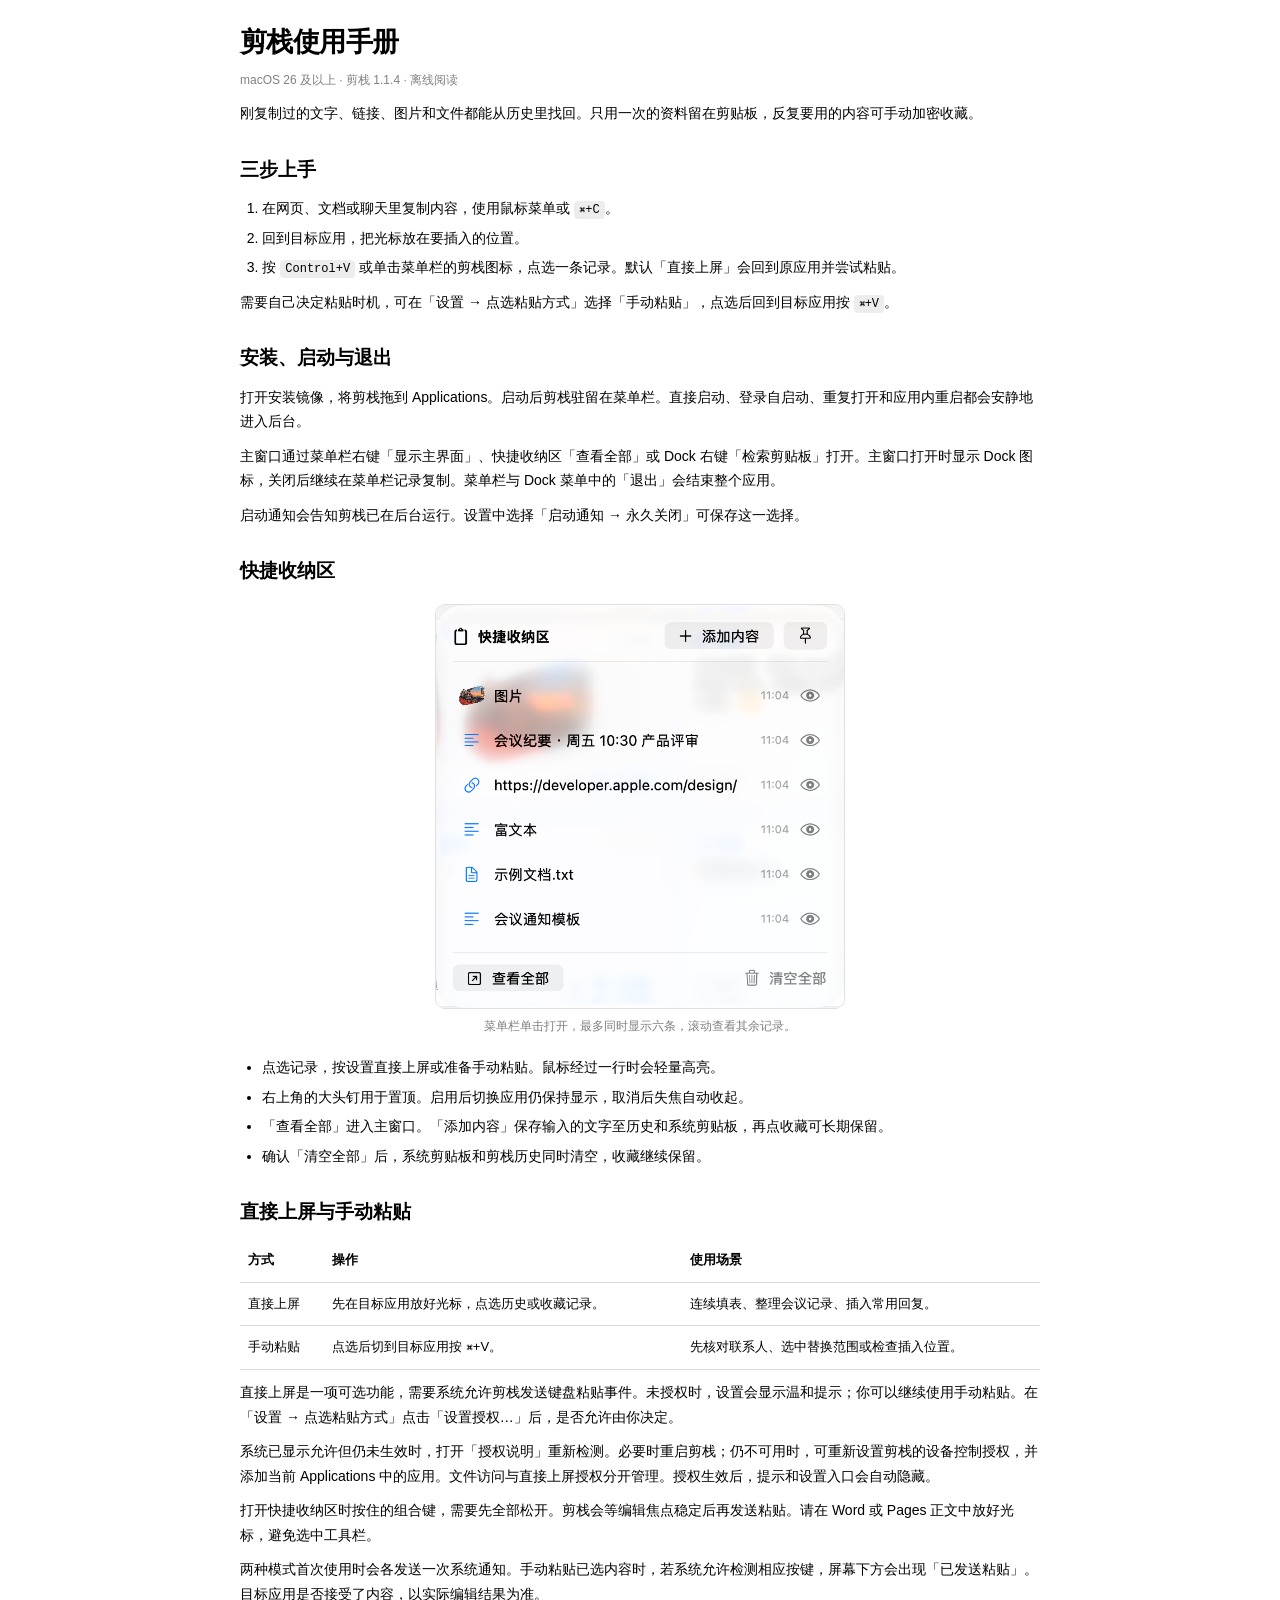
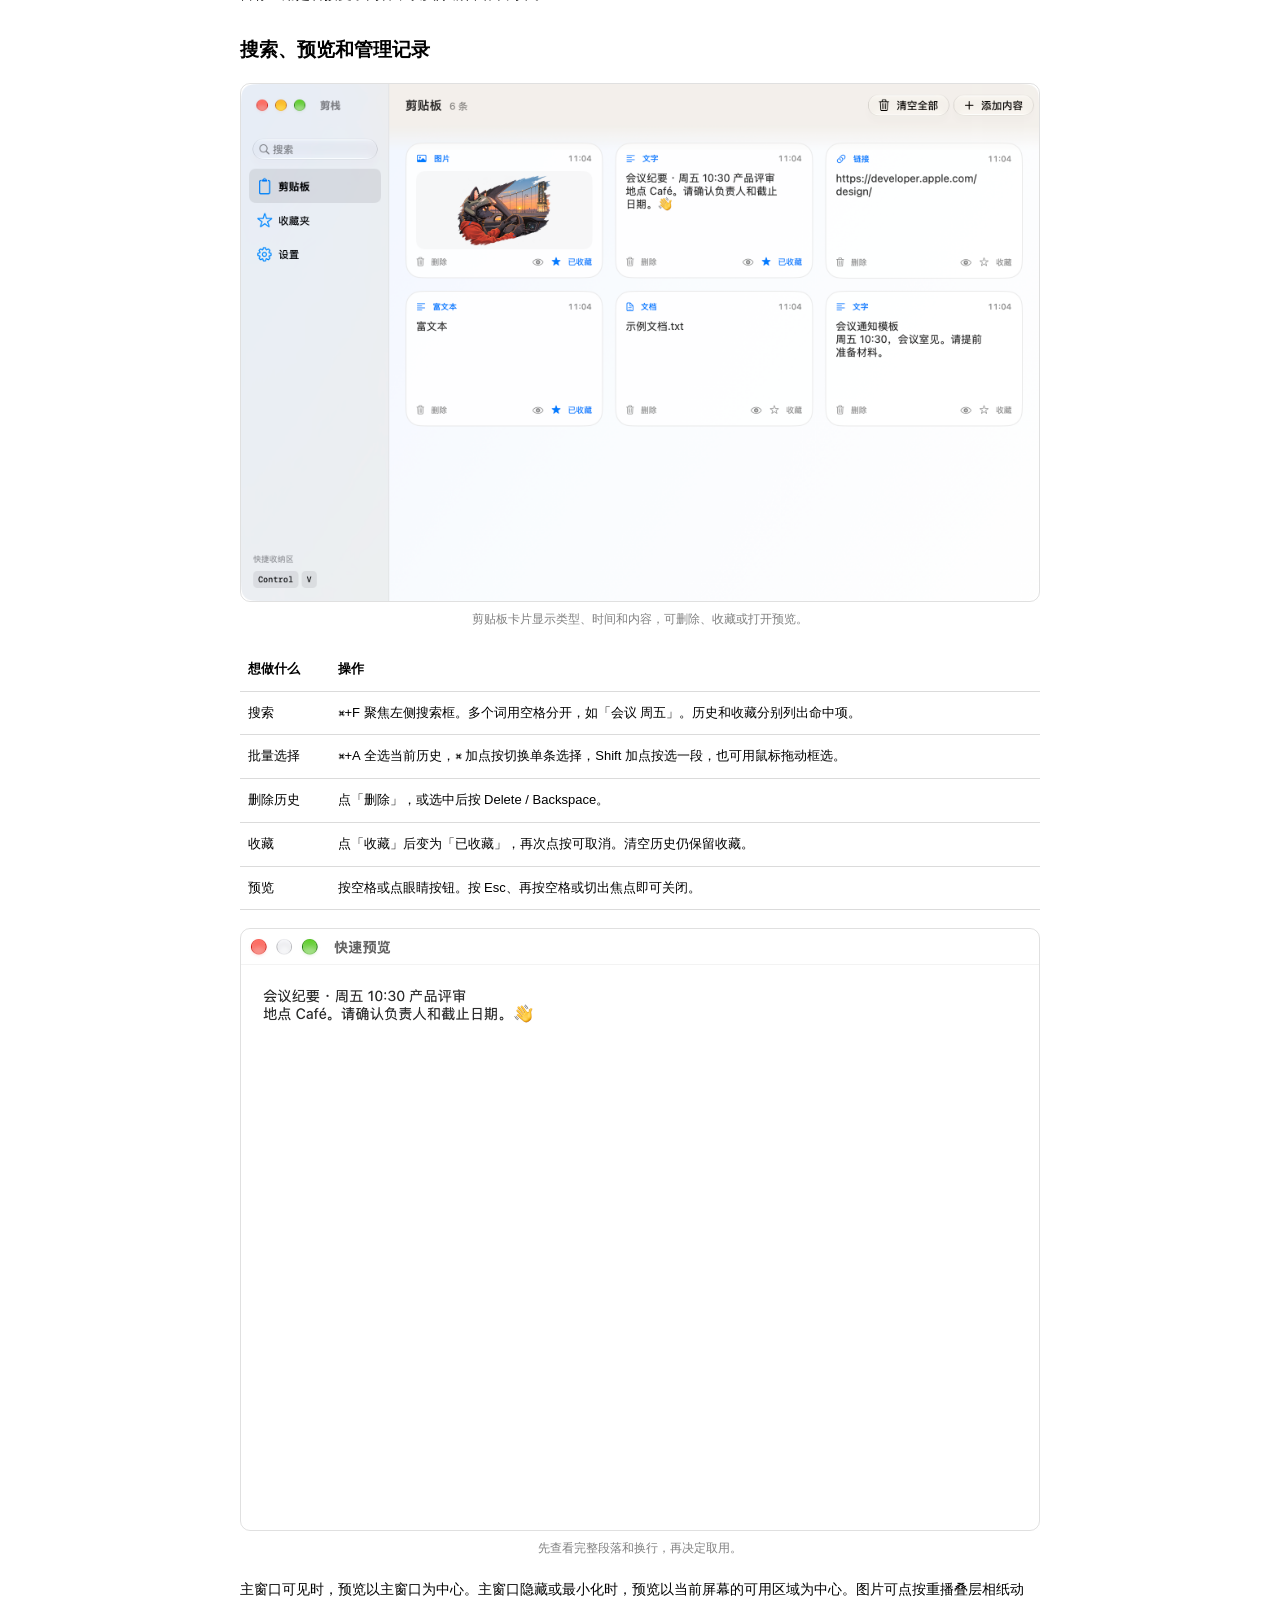
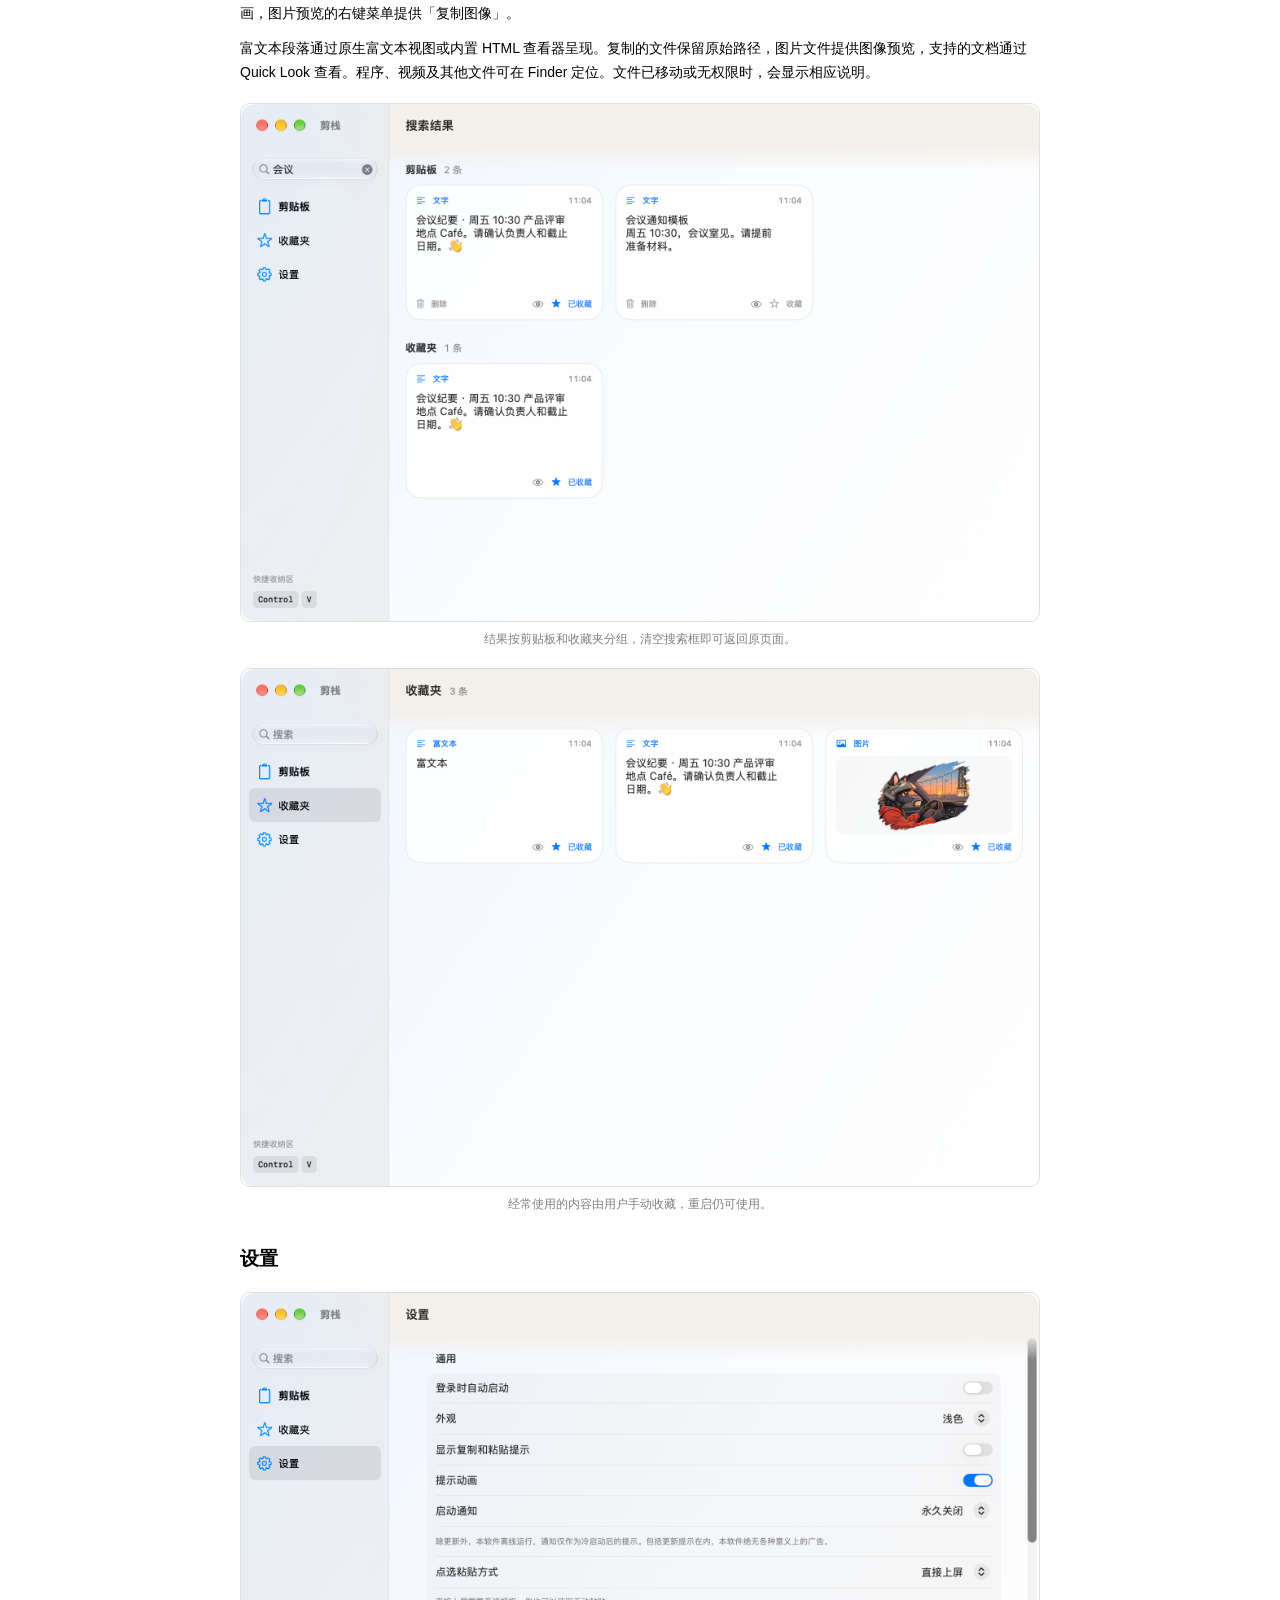
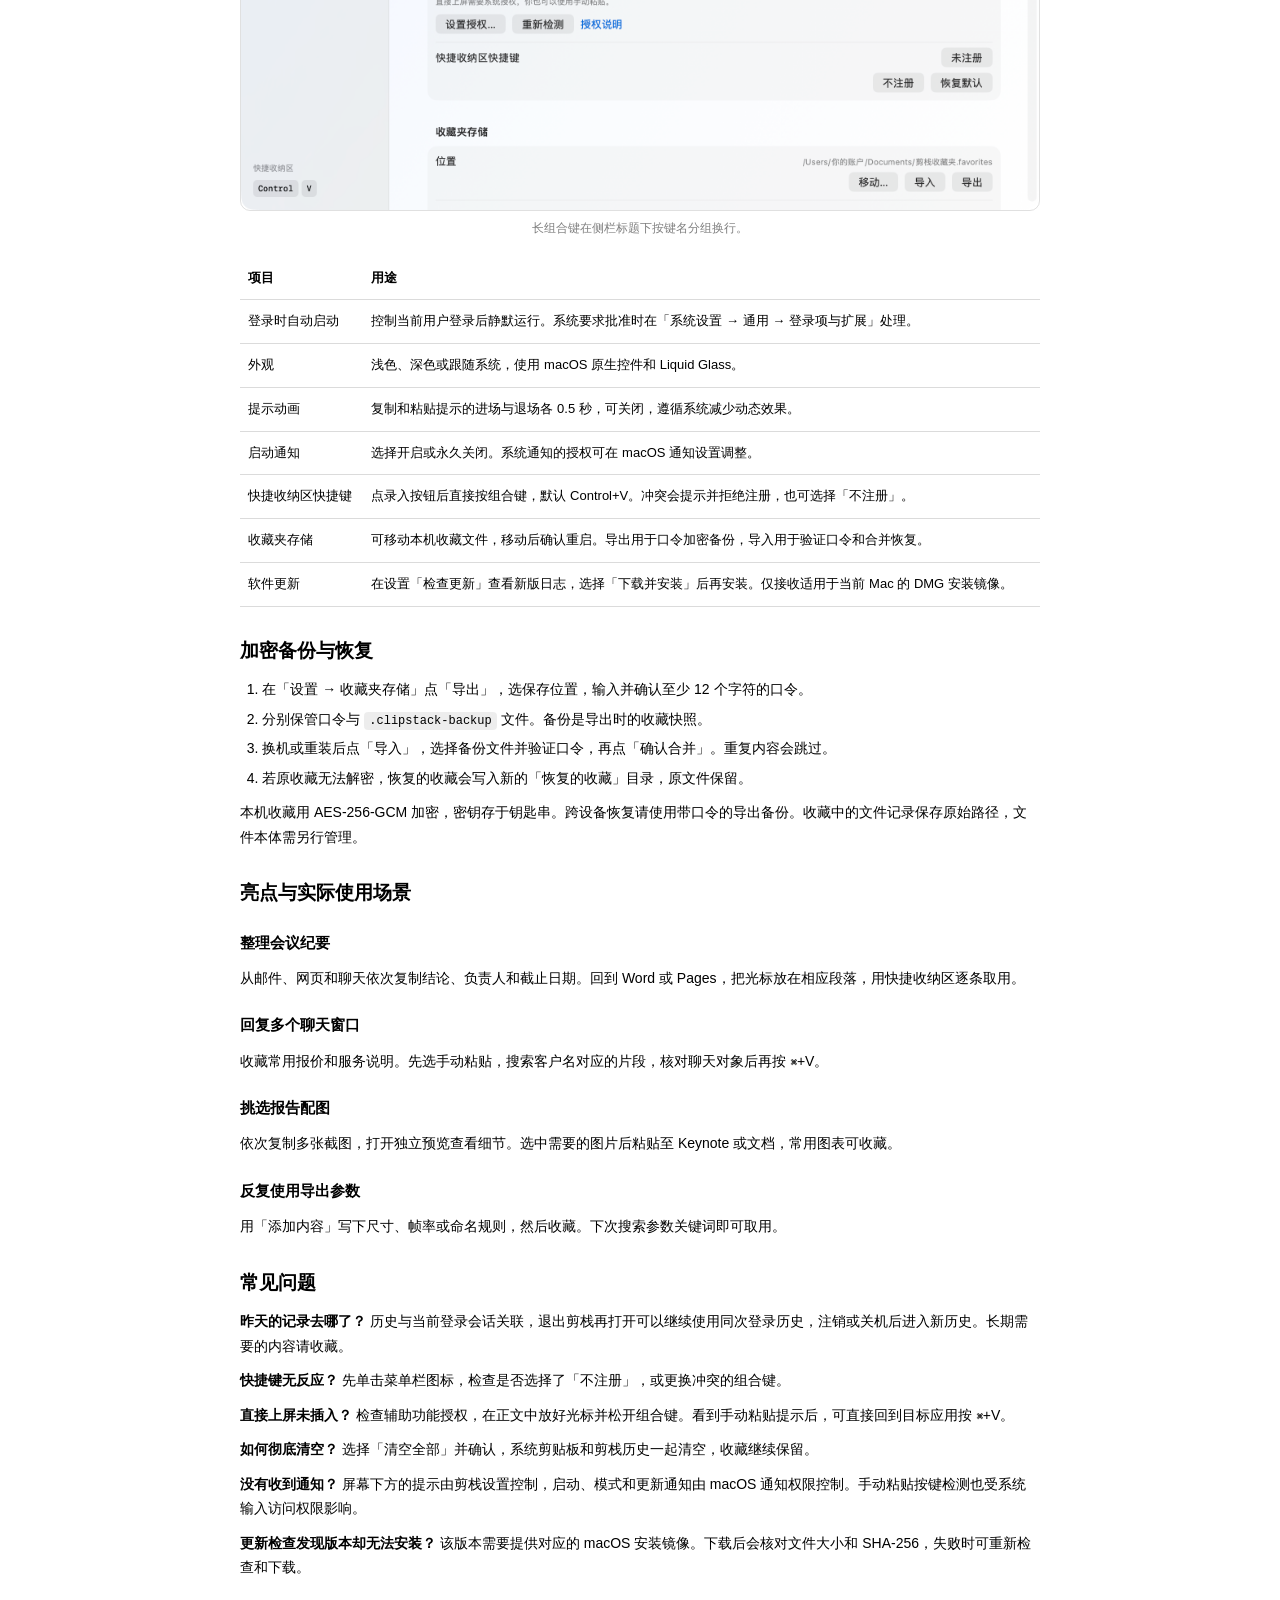
<file: macos/Assets/Manual/index.html>
<!doctype html>
<html lang="zh-CN">
<head>
<meta charset="utf-8">
<meta http-equiv="Content-Security-Policy" content="default-src 'none'; img-src 'self' file:; style-src 'unsafe-inline'; font-src 'none'; script-src 'none'; connect-src 'none'">
<meta name="viewport" content="width=device-width, initial-scale=1">
<title>剪栈使用手册</title>
<style>
:root { color-scheme: light dark; font: 14px/1.75 -apple-system, BlinkMacSystemFont, sans-serif; }
* { box-sizing: border-box; -webkit-user-select: none; user-select: none; -webkit-user-drag: none; }
body { margin: 0 auto; padding: 24px 30px 50px; max-width: 860px; color: CanvasText; background: Canvas; }
h1 { margin: 0 0 6px; font-size: 27px; letter-spacing: -.6px; line-height: 1.35; }
h2 { font-size: 19px; margin: 30px 0 12px; line-height: 1.5; }
h3 { font-size: 15px; margin: 22px 0 8px; }
p, ul, ol { margin: 10px 0; }
ul, ol { padding-left: 1.6em; }
li + li { margin-top: 5px; }
figcaption, .muted { color: GrayText; font-size: 12px; }
figure { margin: 18px 0; }
img { display: block; width: 100%; height: auto; border-radius: 10px; border: 1px solid color-mix(in srgb, CanvasText 12%, transparent); }
figure.quick img { max-width: 410px; margin: auto; }
figcaption { text-align: center; margin-top: 7px; }
table { border-collapse: collapse; width: 100%; font-size: 13px; }
th, td { text-align: left; border-bottom: 1px solid color-mix(in srgb, CanvasText 14%, transparent); padding: 10px 8px; vertical-align: top; }
th { font-weight: 600; }
code, kbd { font: 12px ui-monospace, SFMono-Regular, monospace; padding: 2px 5px; border-radius: 4px; background: color-mix(in srgb, CanvasText 7%, transparent); }
</style>
</head>
<body>
<h1>剪栈使用手册</h1>
<p class="muted">macOS 26 及以上 · 剪栈 1.1.4 · 离线阅读</p>
<p>刚复制过的文字、链接、图片和文件都能从历史里找回。只用一次的资料留在剪贴板，反复要用的内容可手动加密收藏。</p>
<h2>三步上手</h2>
<ol>
<li>在网页、文档或聊天里复制内容，使用鼠标菜单或 <kbd>⌘+C</kbd>。</li>
<li>回到目标应用，把光标放在要插入的位置。</li>
<li>按 <kbd>Control+V</kbd> 或单击菜单栏的剪栈图标，点选一条记录。默认「直接上屏」会回到原应用并尝试粘贴。</li>
</ol>
<p>需要自己决定粘贴时机，可在「设置 → 点选粘贴方式」选择「手动粘贴」，点选后回到目标应用按 <kbd>⌘+V</kbd>。</p>
<h2>安装、启动与退出</h2>
<p>打开安装镜像，将剪栈拖到 Applications。启动后剪栈驻留在菜单栏。直接启动、登录自启动、重复打开和应用内重启都会安静地进入后台。</p>
<p>主窗口通过菜单栏右键「显示主界面」、快捷收纳区「查看全部」或 Dock 右键「检索剪贴板」打开。主窗口打开时显示 Dock 图标，关闭后继续在菜单栏记录复制。菜单栏与 Dock 菜单中的「退出」会结束整个应用。</p>
<p>启动通知会告知剪栈已在后台运行。设置中选择「启动通知 → 永久关闭」可保存这一选择。</p>
<h2>快捷收纳区</h2>
<figure class="quick"><img src="images/01-quick-picker.png" alt="快捷收纳区，包含六条记录、添加内容、置顶与底部操作"><figcaption>菜单栏单击打开，最多同时显示六条，滚动查看其余记录。</figcaption></figure>
<ul>
<li>点选记录，按设置直接上屏或准备手动粘贴。鼠标经过一行时会轻量高亮。</li>
<li>右上角的大头钉用于置顶。启用后切换应用仍保持显示，取消后失焦自动收起。</li>
<li>「查看全部」进入主窗口。「添加内容」保存输入的文字至历史和系统剪贴板，再点收藏可长期保留。</li>
<li>确认「清空全部」后，系统剪贴板和剪栈历史同时清空，收藏继续保留。</li>
</ul>
<h2>直接上屏与手动粘贴</h2>
<table><thead><tr><th>方式</th><th>操作</th><th>使用场景</th></tr></thead><tbody>
<tr><td>直接上屏</td><td>先在目标应用放好光标，点选历史或收藏记录。</td><td>连续填表、整理会议记录、插入常用回复。</td></tr>
<tr><td>手动粘贴</td><td>点选后切到目标应用按 ⌘+V。</td><td>先核对联系人、选中替换范围或检查插入位置。</td></tr>
</tbody></table>
<p>直接上屏是一项可选功能，需要系统允许剪栈发送键盘粘贴事件。未授权时，设置会显示温和提示；你可以继续使用手动粘贴。在「设置 → 点选粘贴方式」点击「设置授权…」后，是否允许由你决定。</p>
<p>系统已显示允许但仍未生效时，打开「授权说明」重新检测。必要时重启剪栈；仍不可用时，可重新设置剪栈的设备控制授权，并添加当前 Applications 中的应用。文件访问与直接上屏授权分开管理。授权生效后，提示和设置入口会自动隐藏。</p>
<p>打开快捷收纳区时按住的组合键，需要先全部松开。剪栈会等编辑焦点稳定后再发送粘贴。请在 Word 或 Pages 正文中放好光标，避免选中工具栏。</p>
<p>两种模式首次使用时会各发送一次系统通知。手动粘贴已选内容时，若系统允许检测相应按键，屏幕下方会出现「已发送粘贴」。目标应用是否接受了内容，以实际编辑结果为准。</p>
<h2>搜索、预览和管理记录</h2>
<figure><img src="images/02-clipboard-history.png" alt="macOS 剪栈的剪贴板卡片界面"><figcaption>剪贴板卡片显示类型、时间和内容，可删除、收藏或打开预览。</figcaption></figure>
<table><thead><tr><th>想做什么</th><th>操作</th></tr></thead><tbody>
<tr><td>搜索</td><td>⌘+F 聚焦左侧搜索框。多个词用空格分开，如「会议 周五」。历史和收藏分别列出命中项。</td></tr>
<tr><td>批量选择</td><td>⌘+A 全选当前历史，⌘ 加点按切换单条选择，Shift 加点按选一段，也可用鼠标拖动框选。</td></tr>
<tr><td>删除历史</td><td>点「删除」，或选中后按 Delete / Backspace。</td></tr>
<tr><td>收藏</td><td>点「收藏」后变为「已收藏」，再次点按可取消。清空历史仍保留收藏。</td></tr>
<tr><td>预览</td><td>按空格或点眼睛按钮。按 Esc、再按空格或切出焦点即可关闭。</td></tr>
</tbody></table>
<figure><img src="images/03-text-preview.png" alt="独立文本预览窗口"><figcaption>先查看完整段落和换行，再决定取用。</figcaption></figure>
<p>主窗口可见时，预览以主窗口为中心。主窗口隐藏或最小化时，预览以当前屏幕的可用区域为中心。图片可点按重播叠层相纸动画，图片预览的右键菜单提供「复制图像」。</p>
<p>富文本段落通过原生富文本视图或内置 HTML 查看器呈现。复制的文件保留原始路径，图片文件提供图像预览，支持的文档通过 Quick Look 查看。程序、视频及其他文件可在 Finder 定位。文件已移动或无权限时，会显示相应说明。</p>
<figure><img src="images/04-search-results.png" alt="实时搜索同时匹配剪贴板与收藏夹"><figcaption>结果按剪贴板和收藏夹分组，清空搜索框即可返回原页面。</figcaption></figure>
<figure><img src="images/05-favorites.png" alt="收藏夹中的文本和图片卡片"><figcaption>经常使用的内容由用户手动收藏，重启仍可使用。</figcaption></figure>
<h2>设置</h2>
<figure><img src="images/06-settings.png" alt="macOS 设置，包含粘贴方式、提示动画和快捷键录入"><figcaption>长组合键在侧栏标题下按键名分组换行。</figcaption></figure>
<table><thead><tr><th>项目</th><th>用途</th></tr></thead><tbody>
<tr><td>登录时自动启动</td><td>控制当前用户登录后静默运行。系统要求批准时在「系统设置 → 通用 → 登录项与扩展」处理。</td></tr>
<tr><td>外观</td><td>浅色、深色或跟随系统，使用 macOS 原生控件和 Liquid Glass。</td></tr>
<tr><td>提示动画</td><td>复制和粘贴提示的进场与退场各 0.5 秒，可关闭，遵循系统减少动态效果。</td></tr>
<tr><td>启动通知</td><td>选择开启或永久关闭。系统通知的授权可在 macOS 通知设置调整。</td></tr>
<tr><td>快捷收纳区快捷键</td><td>点录入按钮后直接按组合键，默认 Control+V。冲突会提示并拒绝注册，也可选择「不注册」。</td></tr>
<tr><td>收藏夹存储</td><td>可移动本机收藏文件，移动后确认重启。导出用于口令加密备份，导入用于验证口令和合并恢复。</td></tr>
<tr><td>软件更新</td><td>在设置「检查更新」查看新版日志，选择「下载并安装」后再安装。仅接收适用于当前 Mac 的 DMG 安装镜像。</td></tr>
</tbody></table>
<h2>加密备份与恢复</h2>
<ol>
<li>在「设置 → 收藏夹存储」点「导出」，选保存位置，输入并确认至少 12 个字符的口令。</li>
<li>分别保管口令与 <code>.clipstack-backup</code> 文件。备份是导出时的收藏快照。</li>
<li>换机或重装后点「导入」，选择备份文件并验证口令，再点「确认合并」。重复内容会跳过。</li>
<li>若原收藏无法解密，恢复的收藏会写入新的「恢复的收藏」目录，原文件保留。</li>
</ol>
<p>本机收藏用 AES-256-GCM 加密，密钥存于钥匙串。跨设备恢复请使用带口令的导出备份。收藏中的文件记录保存原始路径，文件本体需另行管理。</p>
<h2>亮点与实际使用场景</h2>
<h3>整理会议纪要</h3><p>从邮件、网页和聊天依次复制结论、负责人和截止日期。回到 Word 或 Pages，把光标放在相应段落，用快捷收纳区逐条取用。</p>
<h3>回复多个聊天窗口</h3><p>收藏常用报价和服务说明。先选手动粘贴，搜索客户名对应的片段，核对聊天对象后再按 ⌘+V。</p>
<h3>挑选报告配图</h3><p>依次复制多张截图，打开独立预览查看细节。选中需要的图片后粘贴至 Keynote 或文档，常用图表可收藏。</p>
<h3>反复使用导出参数</h3><p>用「添加内容」写下尺寸、帧率或命名规则，然后收藏。下次搜索参数关键词即可取用。</p>
<h2>常见问题</h2>
<p><b>昨天的记录去哪了？</b> 历史与当前登录会话关联，退出剪栈再打开可以继续使用同次登录历史，注销或关机后进入新历史。长期需要的内容请收藏。</p>
<p><b>快捷键无反应？</b> 先单击菜单栏图标，检查是否选择了「不注册」，或更换冲突的组合键。</p>
<p><b>直接上屏未插入？</b> 检查辅助功能授权，在正文中放好光标并松开组合键。看到手动粘贴提示后，可直接回到目标应用按 ⌘+V。</p>
<p><b>如何彻底清空？</b> 选择「清空全部」并确认，系统剪贴板和剪栈历史一起清空，收藏继续保留。</p>
<p><b>没有收到通知？</b> 屏幕下方的提示由剪栈设置控制，启动、模式和更新通知由 macOS 通知权限控制。手动粘贴按键检测也受系统输入访问权限影响。</p>
<p><b>更新检查发现版本却无法安装？</b> 该版本需要提供对应的 macOS 安装镜像。下载后会核对文件大小和 SHA-256，失败时可重新检查和下载。</p>
</body>
</html>
</file>
